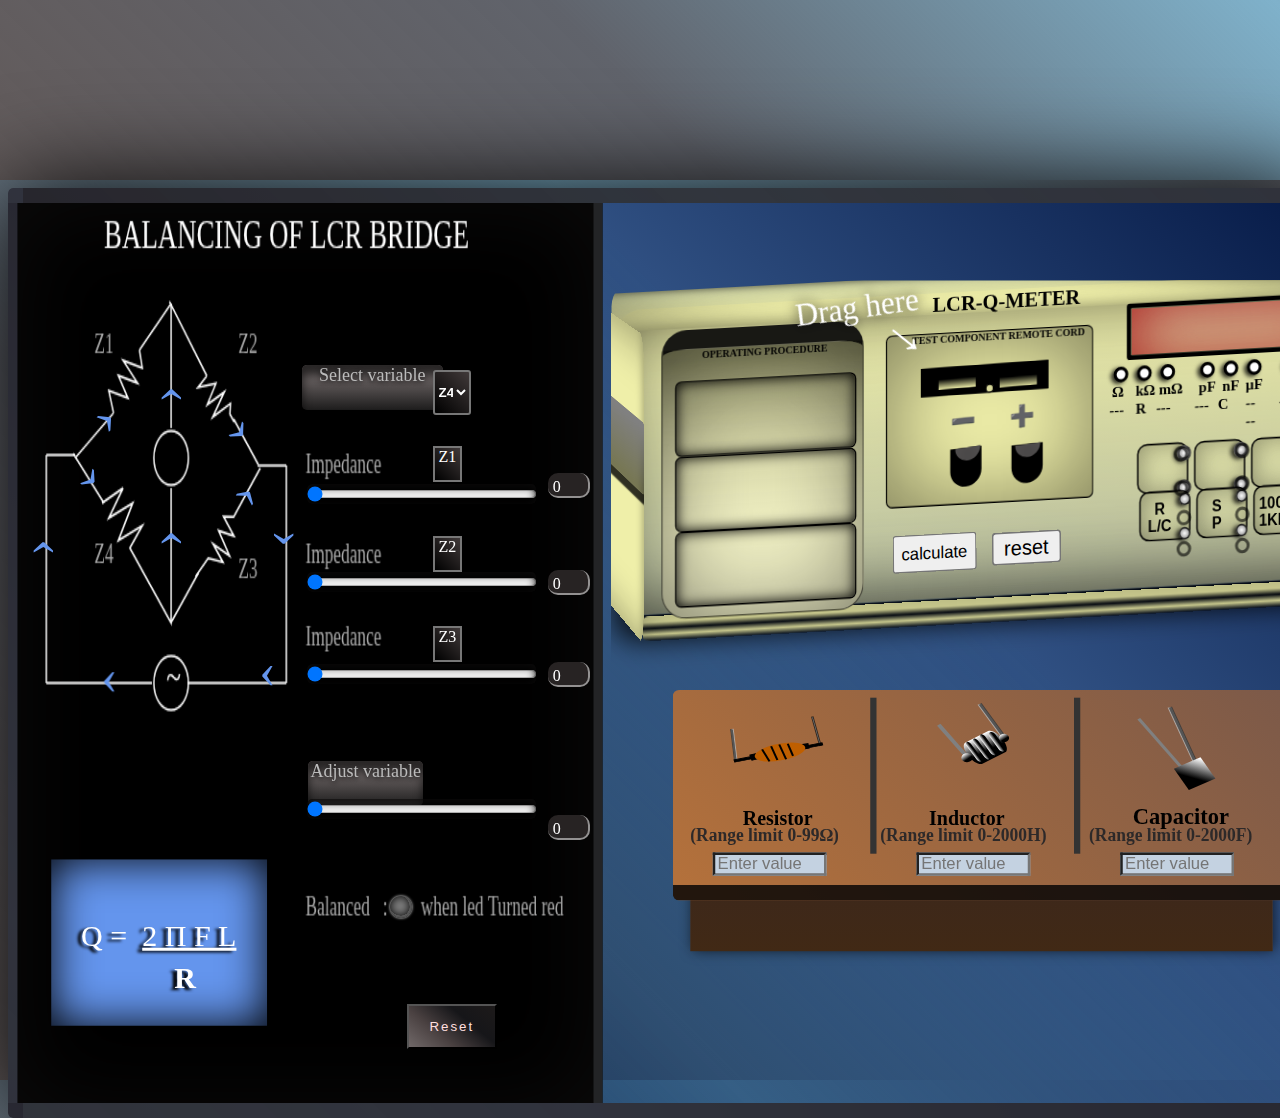
<file: index.html>
<html>
   
   <head>
    
    <title>LCR-Q-Meter</title>
    
    <meta set="UTF-8">

        <script src="js/balance.js"></script>
     
        <script src="js/index.js"></script>

      <link rel="stylesheet" href="css/index.css">
     
     <meta name="viewport" content="width=device-width, initial-scale=0">
    
    </head>

<body>
       <canvas id='balance' width="600px" height="600px"> 
       </canvas> 
       
       <input class='Z1' type='range' min="0" max='500' oninput="change1(this.value);"  value="0" required>
       
       <input class='Z2' type='range' min="0" max='500' oninput="change2(this.value);"  value="0" required>
       
       <input class='Z3' type='range' min="0" max='500' oninput="change3(this.value);"  value="0" required>

       <i class='alert'></i>
       
       <input class='R4' type='range' min="0" max="500" step='1' value="0" pop-up-enabled='true' data-show-value='true' oninput="change(this.value);">

 <p class='display'> Select variable</p>

<p class='display display1'> Adjust variable</p>

   
  
       <select name='adjust' onchange='selectElem(this.value);' class='adjust'>

   
       <option  class='opt4' value='Z4'>Z4</option>
       <option class='opt1' value='Z1'>Z1</option>
       <option class='opt2' value='Z2'>Z2</option>
       <option class='opt3' value='Z3'>Z3</option>
       
       </select>

       <span class='imp imp1'>Z1</span>
       <span class='imp imp2'>Z2</span>
       <span class='imp imp3'>Z3</span>
       

       <span class='range range4'>0</span>
       <span class='range range2'>0</span>
       <span class='range range3'>0</span>
       <span class='range range1'>0</span>

      <div class='led'></div>
      
      <button class='reset' onclick='reset();'>Reset</button>
   
      <ul class='arr' style='list-style-type:none'>

      <li class='arr1'>&#8250</li> 
      <li class='arr2'>&#8250</li>
      <li class='arr3'>&#8250</li>
      <li class='arr4'>&#8250</li>
      <li class='arr5'>&#8250</li>
      <li class='arr6'>&#8250</li>
      <li class='arr7'>&#8250</li>
      <li class='arr8'>&#8250</li>
      <li class='arr9'>&#8250</li>
      <li class='arr10'>&#8250</li>
      <li class='current' style='font-size: 7px;top: 32%;
    color: white;
    left: 14%;'></li>

      </ul> 

     <div class="Qformula" style="
    position: absolute;
    top: 76%;
    left: 5%;
    box-shadow: 0px 0px 30px 0px inset black;
    padding: 20px;
    text-shadow: -3px 1px 2px black;
    background: cornflowerblue;
    transform: scale(1.5);
">
      	
      	<p style='font-size:20px; margin-bottom: 5px; color:white;'>
      		Q = &#160<u>2 &#928 F L</u></p>
          
         <b style='font-size:20px; margin-left: 60%; color:white;'>R</b> 

      </div>

        <iframe class='main' src='Lcq.html'></iframe>
  
 
           
       <script>


            var lcq = document.getElementById("balance");

            var balancing = lcq.getContext("2d");

           setTimeout(function() {
             
            lcq.style.width='50%';
             balancing.font = '28px Georgia';
             balancing.fillStyle='white';
            balancing.fillText('BALANCING OF LCR BRIDGE',90,30);

     //--------------------Z1------------------------
            
            balancing.beginPath();
            balancing.moveTo(160,67);
            balancing.lineTo(127,98);


   //------------- connected to AC from left------------------

            balancing.moveTo(60,168);
            balancing.lineTo(30,168);

            balancing.moveTo(30,168);
            balancing.lineTo(30,320);

            balancing.moveTo(140,320);
            balancing.lineTo(30,320);

//-------------connected to AC from right----------------------
           
            balancing.moveTo(280,175);
            balancing.lineTo(250,175);

            balancing.moveTo(280,175);
            balancing.lineTo(280,320);

            balancing.moveTo(280,320);
            balancing.lineTo(177,320);


            balancing.restore();
            balancing.lineWidth='1.5';
            balancing.strokeStyle='white';
            balancing.fill();

            balancing.stroke();
 ///----------------resistance 1---------------------     
            balancing.beginPath();   
            balancing.moveTo(127,98); 
            balancing.lineTo(130,110); 
            balancing.lineTo(110,105);
            balancing.lineTo(125,120);
            balancing.lineTo(105,115);
            balancing.lineTo(115,130);
            balancing.lineTo(95,125);
            balancing.lineTo(100,140);

            balancing.moveTo(100,140);
            balancing.lineTo(60,170);
            balancing.stroke();

//------------- A  /  C ---------------------------

 //-----------connected to circle-----------------------
 
 //--------circle==------------------------

            balancing.beginPath();
            balancing.arc(160,320,18,0,Math.PI*2,true); 
            balancing.stroke();  
           
           balancing.fillText('~',155,325);

      //--------------------Z1------------------------  
            balancing.beginPath();
            balancing.moveTo(58,167);
            balancing.lineTo(90,200);
            balancing.restore();
            balancing.lineWidth='1.5';
            balancing.strokeStyle='white';
            balancing.fill();
            balancing.stroke();
      // --------- Resistance--------------------------
            balancing.beginPath();
            balancing.moveTo(110,190); 
            balancing.lineTo(88,200); 
            balancing.moveTo(110,190);
            balancing.lineTo(95,210); 
            balancing.lineTo(120,200);
            balancing.lineTo(105,225); 
            balancing.lineTo(130,215); 
            balancing.lineTo(117,230);  
         
            balancing.lineTo(160,280); 
            balancing.lineTo(160,190); 
         
            balancing.stroke();
          //--------circle==------------------------
            balancing.beginPath();
            balancing.arc(160,170,18,0,Math.PI*2,true); 
            balancing.stroke();

          //-----------connected to circle-----------------------
            balancing.beginPath();
            balancing.moveTo(160,67); 
            balancing.lineTo(160,150);
            balancing.stroke();
          
            balancing.fillStyle='darkgrey';
            balancing.font='18px san-serif';
            balancing.fillText('Z1',80,100);
            balancing.fillText('Z2',230,100);
            balancing.fillText('Z3',230,250);
             balancing.fillText('Z4',80,240);
            balancing.fillText('Impedance',300,180);
            balancing.fillText('Impedance',300,240);
            balancing.fillText('Impedance',300,295);
            balancing.fillText('Balanced   :',300,475);
             balancing.fillText('when led Turned red',420,475);
      

            balancing.rotate((Math.PI/180)*50);
            balancing.translate(-85,-110);        
   
           //----------Z2 top-------------------- 
            balancing.beginPath();
            balancing.moveTo(300,33);
            balancing.lineTo(237,31);
            balancing.moveTo(300,33);
            balancing.lineTo(300,45);
            balancing.lineTo(310,29);
            balancing.lineTo(315,45);
            balancing.lineTo(320,26);
            balancing.lineTo(325,46);
            balancing.lineTo(330,26);
            balancing.lineTo(335,31);
            balancing.lineTo(342,31);
            balancing.stroke();
           //-------------Z2 bottom-------------------

            balancing.beginPath();
            balancing.moveTo(380,30);
            balancing.lineTo(340,30);
            balancing.moveTo(383,30);
            balancing.lineTo(390,72);
            balancing.lineTo(383,80);
           balancing.lineTo(400,80);
            balancing.lineTo(387,90);
             balancing.lineTo(407,92);
             balancing.lineTo(390,100);
             balancing.lineTo(406,100);
             balancing.lineTo(394,110);
             balancing.lineTo(395,128);
             balancing.stroke();
        
             balancing.beginPath();
            balancing.moveTo(395,124);
            balancing.lineTo(402,167);

           
         //   balancing.moveTo(552,197);
           // balancing.lineTo(582,197);
            balancing.lineWidth='1.5';    
           
         //-------------Z 3 Box---------------

           
            balancing.stroke();
            balancing.scale(1,1.8);
         
           }, 100);



	  </script>


   </body>

   </html>
</file>
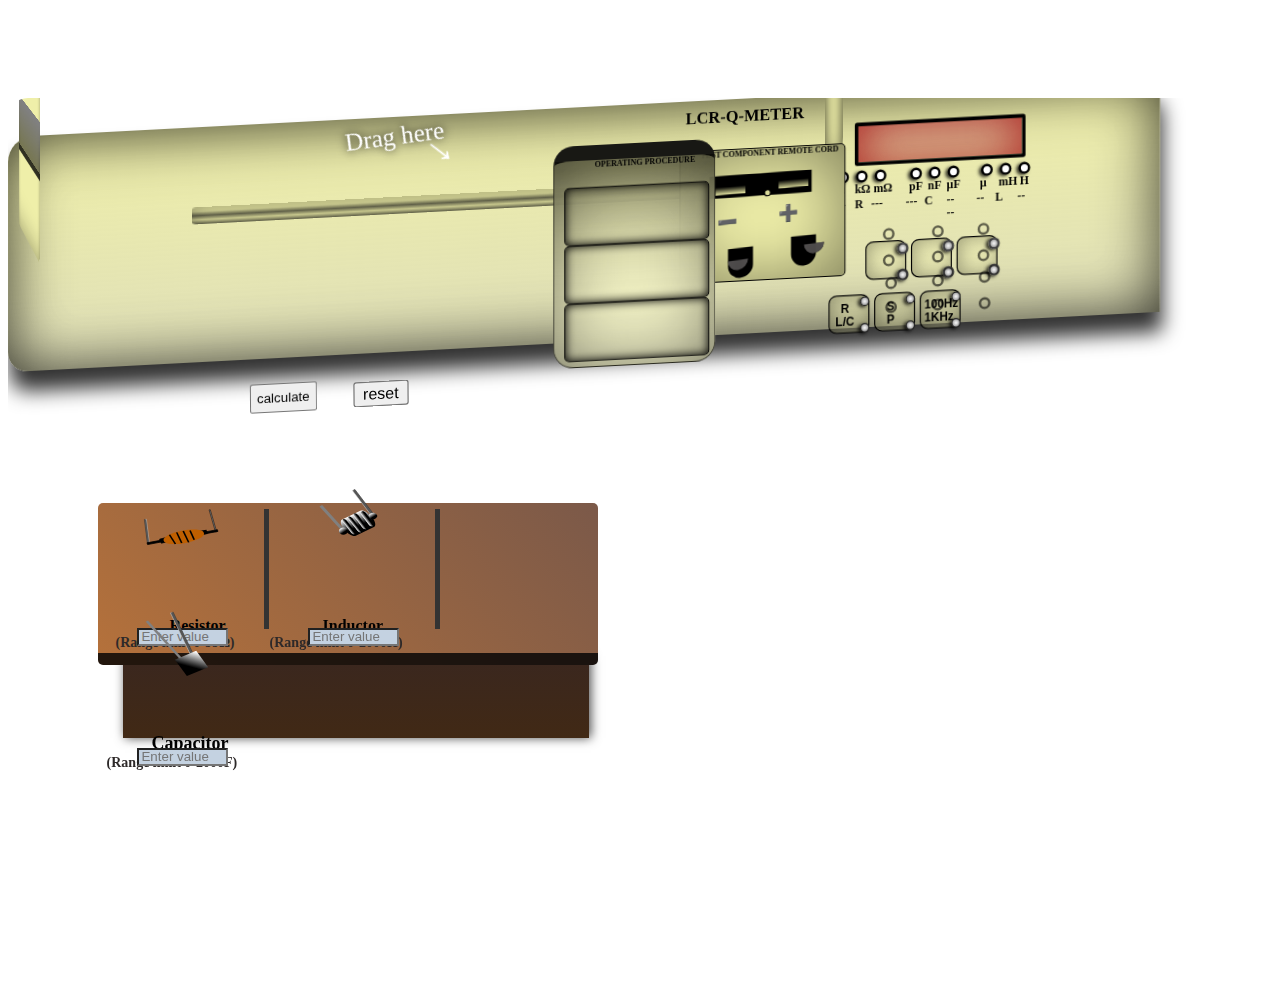
<file: Lcq.html>
<html>
   <head>
    
    <title>canvas</title>

    <meta set="UTF-8">
    <meta name="viewport" content="width=device-width, initial-scale=0">
   
    </head>
    
    <script src="js/index.js"></script>
    
    <style type="text/css">

        html{
    overflow: hidden;

 }


      body{
            display: flex;
            flex-wrap: wrap;   
            align-items: center;
            justify-content:  center;
            min-width:100%;
            min-height: 100%;
            background-color: ;
            border-radius: 20px;
           transform-style: preserve-3d;
             overflow: hidden; 
             position: relative;
             top: 10%;
             background: transparent; 
    }

  

.meter {
    width: 90%;
    height: 235px;
    perspective: 1000px;
    background: linear-gradient(rgb(239, 239, 169, 1),rgb(215, 215, 167, 0.8));
    border-radius: 25px;
    border-top-right-radius: 20px;
    border-bottom-right-radius: 0px;
    border-bottom-left-radius: 20px;
    box-shadow: 2px 20px 20px 0px rgb(0, 0, 0, 0.8), 0px 2px 60px 0px inset rgb(0, 0, 0, 0.8);
    transform: skewY(-3deg);
    z-index: 0;
    position: absolute;
    top: 1%;
    left: 0%;
}
   
   .meter .upper-part{
            width:495px;
            height: 500px;
            background: linear-gradient(rgb(239, 239, 169, 0.8),rgb(239, 239, 169, 1));
            border-radius: 20px;    
        transform: translate(-2vh,-36vh) skewX(65deg) rotateX(80deg);
        box-shadow: 0px 16px 150px 0px inset rgb(0, 0, 0, 0.6);         
        border-bottom-right-radius: 70px;
         border-bottom-left-radius: 10px;
          border-top-left-radius: 0px;
      }

  .meter .left-part{
            width:470px;
            height: 321px;
            background: linear-gradient(rgb(239, 239, 169, 1),rgb(239, 239, 169, 1));
            border-radius: 30px;    
        transform: translate(-46vh,-78vh) skewY(30deg) translateZ(-50vh) translate3d(0, 0, 10vh) rotateY(-52deg) scale(0.35,0.9);      
        box-shadow: 0px 2px 60px 0px inset rgb(0, 0, 0, 0.4); 

      }

  .meter .right-part{
            width:130px;
            height: 405px;
            background: linear-gradient(rgb(239, 239, 169, 1),rgb(239, 239, 169, 1));
            border-bottom-right-radius: 20%;
             border-bottom-left-radius: 0%;
            border-top-right-radius: 20px;
            transform: translate(107vh,-128.3vh) skewY(30deg) translateZ(-100vh) translate3d(0, 0, 10vh) rotateY(-52deg) scale(0.3,0.9);      
            box-shadow: 0px 2px 90px 0px inset rgb(0, 0, 0, 0.8); 
      } 

   .meter .bottom-part{
            width: 517px;
            height: 34px;
            background: linear-gradient(to bottom, rgb(239, 239, 169, 1) 25%, rgb(0, 0, 0, 0.5) 50%, rgb(239, 239, 169, 1) 75%, rgb(0, 0, 0, 0.5) 100%);
          
            transform: translate(11.5vh,-130.9vh) skewX(0deg) translateZ(-100vh) translate3d(0, 0, 10vh)  scale(1.92,0.9);   
           border-radius: 5px;   
            box-shadow: 0px 2px 30px 0px inset rgb(0, 0, 0, 0.4);
                     } 

    .meter .left-part .back{
            width:470px;
            height: 75px; 
            transform: translateY(13vh);
           border-radius: 5px;   
           background: linear-gradient(to top, rgb(0, 0, 0, 0.5) 5px, gray 70px);
           box-shadow: 2px 10px 2px 0px rgb(0, 0, 0, 0.8);
      }

 .working {
    perspective: 1000px;
    min-width: 15%;
    max-height: 165px;
    perspective: 1000px;
    border-radius: 10px;
    transform: rotateY(-13deg) skewY(-3deg) translate(-24vh,-3vh) translateZ(9vh) scale(1.2);
    position: absolute;
    top: 3%;
    left: 82%;
    padding: 5px 0px 27px 5px;
}
  .working .input{
            width:140px;
            height: 30px;
           border: 3px solid rgb(0, 0, 0,1);
            background: linear-gradient(rgb(239, 239, 199, 0.7),rgb(239, 239, 199, 0.3));
            border-radius: 2px;
            font-size: large;
    text-align: center;
                color: rgb(189 21 21);
    font-family: system-ui;
    transform: translate(4vh,2vh);
    text-shadow: 0px 0px 2px #f2e9e9;
    box-shadow: 0px 2px 40px 0px inset rgb(169 28 28);
           
      } 

      .working b{
          
      position: absolute;
    left: -33%;
    top: auto;
    font-size: 14px;
         
      	  } 
    .indicator,.buttons{
            margin: 0;
            padding: 0;
            width: 250px;
            transform: translateY(-1vh);
      }

    .r1, .r2, .r3, .l1, .l2, .l3, .c1, .c2, .c3{
            margin: 0;
            padding: 0;
            list-style-type: none;
            display: inline-block;
            width: 6px;
            height: 6px;
            transform: translate(1vh,3vh);
            border-radius: 50%;
            border: 2px solid black;
            background-color: white;
            font-weight: bold;

              box-shadow: -2px 1px 3px 0px rgba(0, 0, 0, 0.8);
      }  
       .r1::before{
      	    content: '---';
            position: absolute;
            top: 20px;
            left: -5px;
            font-size: x-small;
      }
       .r2::before{
      	    content: 'R';
            position: absolute;
            top: 20px;
            left: -3px;
            font-size: x-small;
      }
       .r3::before{
      	    content: '---';
            position: absolute;
            top: 20px;
            left: -5px;
            font-size: x-small;
      }
      .r1::after{
      	    content: '\2126';
            position: absolute;
            top: 8px;
            left: -3px;
            font-size: x-small;
      }
      .r2::after{
      	    content: 'k\2126';
            position: absolute;
            top: 8px;
            left: -3px;
            font-size: x-small;
      }
       .r3::after{
      	    content: 'm\2126';
            position: absolute;
            top: 8px;
            left: -3px;
            font-size: x-small;
      }

       .l1::after{
      	    content: 'pF';
            position: absolute;
            top: 8px;
            left: -3px;
            font-size: x-small;
      }
      .l2::after{
      	    content: 'nF';
            position: absolute;
            top: 8px;
            left: -3px;
            font-size: x-small;
      }
       .l3::after{
      	    content: '\00B5 F';
            position: absolute;
            top: 8px;
            left: -3px;
            font-size: x-small;
      }
         .l1::before{
      	    content: '---';
            position: absolute;
            top: 20px;
            left: -6px;
            font-size: x-small;
      }
      .l2::before{
      	    content: 'C';
            position: absolute;
            top: 20px;
            left: -6px;
            font-size: x-small;
      }
       .l3::before{
      	    content: '----';
            position: absolute;
            top: 20px;
            left: -3px;
            font-size: x-small;
      }
       
      .c1::after{
      	    content: '\00B5';
            position: absolute;
            top: 8px;
            left: -3px;
            font-size: x-small;
      }
      .c2::after{
      	    content: 'mH';
            position: absolute;
            top: 8px;
            left: -3px;
            font-size: x-small;
      }
       .c3::after{
      	    content: 'H';
            position: absolute;
            top: 8px;
            left: -1px;
            font-size: x-small;
      }
       .c1::before{
      	    content: '--';
            position: absolute;
            top: 20px;
            left: -6px;
            font-size: x-small;
      }
      .c2::before{
      	    content: 'L';
            position: absolute;
            top: 20px;
            left: -6px;
            font-size: x-small;
      }
       .c3::before{
      	    content: '--';
            position: absolute;
            top: 20px;
            left: -3px;
            font-size: x-small;
      }



      .r1{
              margin-left: -5px;
      }
       .l1, .l2, .l3{
            transform: translate(2.6vh,3vh);
              margin-left: 3px;
      }
      
      .c1, .c2, .c3{
            transform: translate(4vh,3vh);
      }

        .b1, .b2, .b3{
            margin: 0;
            list-style-type: none;
            display: inline-block;
            width: 35px;
            height: 25px;
             padding: 10px 10px 20px 10px;
            transform: translate(5vh,6.5vh);
            border-radius: 20%;
            border: .5px solid black;
            font-size: 7.3px ;

            text-align: center;
            font-weight: bold;
              box-shadow: 2px 0px 15px 0px inset rgb(0, 0, 0, 0.3);
            background-color: rgb(239, 239, 169, 0.3);
      }
      .buttons{
           transform: translateY(-10px);

      }
      .b1::after,.b2::after,.b3::after{
            content: ' ';
            position: absolute;
            top: 0px;
            left: 25px;
            width: 6px;
            height: 6px;
            margin: 1px;
            border: 2px solid rgba(0, 0, 0, 0.6);
              background: radial-gradient(white,grey);
              box-shadow: -2px 1px 3px 0px rgba(0, 0, 0, 0.8);
          
            border-radius: 50%;
      }  
       .b1::before,.b2::before,.b3::before{
            content: ' ';
            position: absolute;
            top: 22px;
            left: 25px;
            width: 6px;
            height: 6px;
            margin: 1px;
             border: 2px solid rgba(0, 0, 0, 0.7);
               box-shadow: -2px 1px 3px 0px rgba(0, 0, 0, 0.8);
           background: radial-gradient(white,grey);
            border-radius: 50%;
      }      
      
       .b4::after,.b5::after,.b6::after{
            content: ' ';
            position: absolute;
            top: 0px;
            left: 25px;
            width: 6px;
            height: 6px;
            margin: 1px;
             border: 1px solid rgba(0, 0, 0, 0.8);
              box-shadow: -2px 1px 3px 0px rgba(0, 0, 0, 0.8);
            background: radial-gradient(white,grey);
            border-radius: 50%;
      }  
       .b4::before,.b5::before,.b6::before{
            content: ' ';
            position: absolute;
            top: 22px;
            left: 25px;
            width: 6px;
            height: 6px;
            margin: 1px;
             border: 1px solid rgba(0, 0, 0, 0.8);
            background: radial-gradient(white,grey);
            box-shadow: -2px 1px 3px 0px rgba(0, 0, 0, 0.8);
            border-radius: 50%;
      }      
      
      .b4, .b5, .b6{
            margin: 0;
            list-style-type: none;
            display: inline-block;
            width: 35px;
            height: 25px;
            padding: 5px 10px 25px 3px;
            transform: translate(-11.5vh,13vh);
            border-radius: 20%;
            border: .5px solid black;
            font-size: x-small;
            font-weight: bold;
            box-shadow: 2px 0px 15px 0px inset rgb(0, 0, 0, 0.3);
            background-color:rgb(239, 239, 169, 0.3);
      } 


      .buttons button:active{
           background-color: rgb(15, 0, 12, 0.6);
        } 
      
      light{
           width: 100px;
           height: 100px;
           display: inline-block;
        } 
      

       .dim
         {

         	width: 6px;
         	height: 6px;
         	border: 2px solid rgba(0, 0, 0, 0.6) ;
            border-radius: 50%;
            position: relative;
            left: 20.2px;
            top: -8.8px; 
           margin-bottom: 8.8px;
        } 

        .dim1,.dim2{
        
           left: 20px;
           top: -7.2px;
      
        } 

        .dim3 ,.dim4{
        
           left: 22px;
           top: -6.6px;
           margin-bottom: 10.2px;
      
        } 

        .dim5 ,.dim6{
        
           left: 62px;
           top: -46.6px;
           margin-bottom: 10px;
      
        } 
         
        .dim7 ,.dim8{
        
           left: 62px;
           top: -127.8px;
           margin-bottom: 11px;
      
        } 

         .dim9 ,.dim10{
           
           left: 101px;
           top: -170px;
           margin-bottom: 12px;
      
        } 
         
          .dim11 ,.dim12{
           
           left: 102px;
           top: -174px;
           margin-bottom: 12px;
      
        } 

      .red-flash{
           
          background: radial-gradient(white,red);
          box-shadow: 0px 0px 5px 0px rgba(50, 0, 0, 0.8);
      
        } 

       .indicator{
           
        margin-left: 10px;
      
        } 
     
      .indicator li{
           
        margin-left: 2px;
      
        } 



     .insert-part {
    perspective: 1000px;
    min-width: 144px;
    min-height: 131px;
    border-radius: 5px;
    position: sticky;
    transform: translate(-85.5vh,-1vh) translateZ(10vh) skewY(-3deg) translate3d(10vh, 0, 10vh);
    padding-left: 20px;
    margin-left: 20px;
    border: .5px solid black;
    background-color: rgb(239, 239, 169, 1);
    pointer-events: none;
    position: absolute;
    top: 7%;
    left: 104%;
    box-shadow: 0px 2px 70px 0px inset rgb(0, 0, 0, 0.5);
}

       .insert-part .intaker{       
            width: 60px;
            height: 20px;
            list-style-type: none;
            transform: translate(1vh,0vh) skewY(-1deg);   
            border: .5px solid black;
            background-color: black;
            box-shadow: 0px 2px 70px 0px inset rgb(0, 0, 0, 0.1);
      } 

      .insert-part .intaker .positive{       
            width: 30px;
            height: 8px;
            transform: translate(3vh,-1.2vh) skewY(-1deg);   
            border: .5px solid black;   
            background: linear-gradient(to top,rgb(239, 239, 169, 1),rgb(0, 1, 1, 0.2));
            box-shadow: 0px 2px 70px 0px inset rgb(0, 0, 0, 0.1);
      } 
      
      .insert-part .intaker .negative{       
            width: 30px;
            height: 8px;
            transform: translate(-4vh,1vh) skewY(-1deg);   
            border: .5px solid black;
            background: linear-gradient(to top,rgb(239, 239, 169, 1) ,rgb(0, 1, 1, 0.1));
            
      } 
        .intaker .negative::after{       
            content: "\2796";
            position: absolute;
            top: 15px;
            left: 36px;
            width: 5px;
            height: 5px;
            padding: 2px;
            font-weight: bold;
            transform: translate(-4vh,1vh) skewY(-1deg);                     
      } 
      .intaker .positive::after{       
            content: "\2795";
            position: absolute;
            top: 15px;
            left: 36px;
            width: 10px;
            height: 10px;
            transform: translate(-4vh,1vh) skewY(-1deg);   
                        
      } 
      .insert-part .intaker .lt{       
            width: 5px;
            height: 5px;
            transform: translate(1.5vh,0.6vh) skewY(-1deg);   
            border: .5px solid black;
            background-color: rgb(239, 239, 169, 1);
            border-radius: 50%;
            box-shadow: 0px 2px 10px 0px inset rgb(0, 0, 0, 0.1);
      } 
       
       .insert-part .plus, .insert-part .minus{       
            width: 15px;
            height: 15px;
            padding-left: 25px;
            transform: translate(0vh,-1.8vh) skewY(-3deg);   
     
      } 

       .intaker .clip1{     
            width: 25px;
            height: 30px;
            transform: translate(-2.5vh,5vh) skewY(-3deg);   
            background-color: black;
            border-bottom-left-radius:30px;
            border-bottom-right-radius:30px;
      } 

      .intaker .clip1::after{ 
             content: " ";  
            position: absolute;
            top: -42px;
            left: 18px;      
            width: 20px;
            height: 10px;
            transform: translate(-2vh,6vh) skewY(-2deg);   
            background: linear-gradient(to right,rgb(0, 0, 0,0.7),rgb(0, 0, 0,1));
            box-shadow: 0px 2px 20px 0px inset rgb(96, 93, 93);
            border-bottom-left-radius:30px;
            border-bottom-right-radius:30px;
      }

      	
        .intaker .clip2::after{
            content: " ";  
            position: absolute;
            top: -30px;
            left:-32px;          
             width: 20px;
            height: 10px;
            transform: translate(5vh,4.3vh) skewY(-2deg);   
            background: linear-gradient(to right,rgb(0, 0, 0,0.7),rgb(0, 0, 0,1));
            box-shadow: 0px 2px 20px 0px inset rgb(96, 93, 93);
            border-bottom-left-radius:30px;
            border-bottom-right-radius:30px;
            z-index: 0;
      } 

      .intaker .clip2{
           
            width: 25px;
            height: 30px;
            z-index: 1;
            transform: translate(4.5vh,0.8vh) skewY(-2deg);   
            background-color: black;
             border-bottom-left-radius:30px;
            border-bottom-right-radius:30px;
    
      } 


       b {
             min-width:120px;
             font-size:8px;
             margin-right: -10px;
             transform: translateX(-1.8vh);
             padding: 0px;
             }
.instructions {
    min-width: 160px;
    min-height: 182px;
    display: grid;
    grid-template-columns: 5px 0px 5px 5px;
    border-radius: 20px;
    transform: translateX(-124.3vh) skewY(-3deg);
    background: linear-gradient(to bottom,rgb(239, 239, 169,0.5), rgb(239, 239, 199,1)),linear-gradient(to bottom,rgb(0, 0, 0,0.8) 10px, rgb(239, 239, 199,1) 140px);
    border: 1px solid rgb(0, 0, 0, 0.7);
    border-top: 15px solid rgb(0, 0, 0, 0.9);
    position: absolute;
     box-shadow: 0px 2px 70px 0px inset rgb(0, 0, 0, 0.5);
    top: 5%;
    left: 130%;
}

.instructions li{

            width: 139px;
            height: 46px;
             margin-left:-35px;
             color: #101720;
             padding: 5px 2px;
    text-shadow: 0px 2px 2px white;
             display: inline-grid;
           border: 1px solid black;
           border-radius: 5px;
           font-weight: bold;
           box-shadow: 0px 0px 10px 0px inset black; 
           font-size: 14px;
            transform: translateY(1.2vh);
      	  }

     .col2
      	{

         transform: translateX(5vh);
     
      	  }
  
   .instructions b{

         transform: translateX(4.5vh);

      	  }   

.table {
    width: 500px;
    height: 150px;
    float: left;
    border-bottom: 12px solid rgb(1, 1, 1,0.8);
    border-radius: 2px;
    position: absolute;
    background: #d3bc9d;
    left: 7%;
    top: 45%;
    border-radius: 5px;
    z-index: 1;
    background: linear-gradient(45deg, #B4713B, #7B5949);
}
    .resistance, .l-C, .capacitor{
      
        width: 120px;
        height: 120px;
        float: left;
         z-index: 1;
       margin-left: 4vh;
       position: relative;
       top: 4%;
      border-right: 5px solid #333;
     z-index: -1;
     padding: 0px 5px;

      }

  .desk {
    width: 466px;
    height: 82px;
    position: absolute;
    left: 9%;
    top: 62%;
    background: linear-gradient(to top,#412915, #3a271f);
    transform: skew(0deg,0deg);
    z-index: -1;
    box-shadow: 2px 0px 10px 0px rgba(0, 0, 0, 0.7);
}
  .resistance img{
        width: 180px;
        height: 180px;
         position: absolute;
        top: -7vh;
        left: -4vh;
       
        }

  .resistance::after{
  	    content: 'Resistor';
        width: 180px;
        height: 180px;
         position: absolute;
        top: 12vh;
        left: 4vh;
        font-weight: bold;

        }    


  .capacitor img{

        width: 200px;
        height: 200px;
         position: relative;
        top: -12vh;     
        left: -3vh;
        }  


.res1 {
	width: 70%;
	height: 15%;
   position: absolute;
    top: 99%;
    left: 3%;
    z-index: 1;
    background: #c4d2e1;
}

.resistance label{

        width: 140%;
        height: 20%;
         position: absolute;
        top: 14vh;     
        left: -2vh;
        color: #2d2929;
        font-weight: bold;
         font-size: 14px;
        }   

.capacitor label{

        width: 140%;
        height: 20%;
         position: absolute;
        top: 14vh;     
        left: -3vh;
        color: #2d2929;
        font-weight: bold;
        font-size: 14px;
        } 

 .l-C label{

        width: 140%;
        height: 20%;
         position: absolute;
        top: 14vh;     
        left: -5vh;
        color: #2d2929;
        font-weight: bold;
        padding: 0px 10px 0px 10px;
         font-size: 14px;
        }   


   .capacitor::after{
  	    content: 'Capacitor';
        width: 180px;
        height: 180px;
         position: absolute;
        top: 11.5vh;
        left: 2vh;
        font-weight: bold;
        font-size: 18px;
        }        

   .l-C img{

        width: 200px;
        height: 200px;
         position: relative;
        top: -12vh;     
        left: -3vh;
        }  

   .l-c::after{
  	    content: 'Inductor';
        width: 180px;
        height: 180px;
         position: absolute;
        top: 12vh;
        left: 2vh;
         font-weight: bold;
       
        }        
            
    .revert {
    position: absolute;
    top: -80%;
    left: 52%;
    z-index: -1;
    transform: scale(1.2) skew(-2.5deg) rotate(-3deg);
}

.glow {
    background: radial-gradient( #e8dbdb,#ff0707);
    box-shadow: 0px 1px 5px 0px inset #e91919;
    animation: flash1 1s ease-in infinite forwards;
}
     
@keyframes flash1 {
 
  50% {
    background: none;
     box-shadow: 0px 1px 0px 0px inset #e91919;
  }
}

    .actual {
    width: 10%;
    height: 3%;
    position: absolute;
    top: 49%;
    background: linear-gradient(to top, grey,#ddd2d2);
    left: 40%;
    z-index: 1;
    color: black;
    border-radius: 5px;
    display: none;
}
   .measure {
    width: 10%;
    height: 3%;
    position: absolute;
    top: 54%;
    background: linear-gradient(to top, grey,#ddd2d2);
    left: 41%;
    z-index: 1;
    color: black;
    border-radius: 5px;
    display: none;
}

    .M1, .A1 {
    width: 10%;
    height: 5%;
    position: absolute;
    top: 54%;
    color: white;
    left: 31%;
    z-index: 4;
    font-size: 15px;
    display: none;
}

.A1 {
    top: 49%;
    color: white;
    left: 31%;
}
.pop::after {
   content: 'Drag here';
     position: absolute;
    top: -77%;
    z-index: 4;
    font-size: 10px;
    transform: rotate(45deg) scale(1);
    text-shadow: 0px 0px 4px black;
    color: white;
    left: -24%;
}
   
    </style>	
   
     <body>

     	 <div class="meter">
     	 	
     	 	<div class="upper-part"></div>
     	 	<div class="left-part">
             <div class="back"></div>  
    	
     	  	</div>
     	     
     	     <div class="right-part"></div>
     	     <div class="bottom-part"> </div>
     	
     	 </div>

     	 	<div class="working">
     	     <b>LCR-Q-METER</b>
     	 		<div class="input"></div>

               <ul class='indicator'>   

               <li class="r1"></li>
               <li class="r2"></li> 
               <li class="r3"></li> 

               <li class="l1"></li>
               <li class="l2"></li>  
               <li class="l3"></li> 


               <li class="c1"></li>
               <li class="c2"></li>   
               <li class="c3"></li> 
              


                </ul>
               
               <div class='buttons'>

               <button class="b1" onclick='butt();' ondblclick='butts();'></button>
               <button class="b2"  onclick='butt33();' ondblclick='butt44();'></button> 
               <button class="b3"></button> 

               <button class="b4" onclick='butt2();' ondblclick='butt3();'>  R L/C</button>
               <button class="b5" onclick='butt11();' ondblclick='butt22();'>S <br> P</button>  
               <button class="b6">100Hz <br>1KHz</button>


                </div>
                
                <ul style='list-style-type:none;' class='light'>
                
                <li class='dim dim1' style='top:-10px'></li>
                <li class='dim dim2'></li>

                <li class='dim dim3'></li>
                <li class='dim dim4'></li>

                <li class='dim dim5'></li>
                <li class='dim dim6'></li>
                
                <li class='dim dim7'></li>
                <li class='dim dim8'></li>

                <li class='dim dim9'></li>
                <li class='dim dim10'></li>

                <li class='dim dim11'></li>
                <li class='dim dim12'></li>
                </ul>

     	 	</div>
     	 	   
                 <div class="insert-part">

                 <b>TEST COMPONENT REMOTE CORD</b>

                  <ul class='intaker'>

                  	<li class="negative"></li>
                  	 <li class="lt"></li> 
                    <li class="positive"></li>
 
                 
                   <li class="clip1"></li>
                   <li class="clip2"></li>
                  
                  </ul>
           
              </div>

           <div class="instructions">
           	<b>OPERATING PROCEDURE</b>
           	<ul class='col1' style="list-style-type:none;">
           		<li class='co1'></li>
           		<li class='co2'></li>
           		<li class='co3'></li>
          
           	</ul>
           	<ul class='col2'>
          
           	</ul>
          </div>
  
  <div class='table'>
   
   	 <div class='resistance'>
       <img class='resist' src='images/resistance.svg'>
      <label for='number'>(Range limit 0-99&#8486)</label><input type='number' class='res1 input1' name='number' min='0' max='99' style='color: black;' placeholder='Enter value'>
   	  </div>
      <div class='l-C'>
       <img class='induce' src='images/inductor.svg'>
        <label for='number'>(Range limit 0-2000H)</label><input type='number' class='res1 input2' name='number' min='0' max='99'  style='color: black;' placeholder='Enter value'>
      </div>
      <div class='capacitor' style='border:none'>
         	<img class='capacite' src='images/capacitor.svg'>
       <label for='number'>(Range limit 0-2000F)</label><input type='number' class='res1 input3' name='number' min='0' max='99'  style='color: black;' placeholder='Enter value'>
       </div>

        <input type='reset' value='reset' onclick='deletion();' class="revert">
  <button class="revert revert1" style="
    transform: translate(-12vh, 0px) skew(-2.5deg) rotate(-3deg);
    padding: 5px;
" >calculate</button>

   </div>

    <div class='desk'> </div>

     <label class='A1' for='number'>Q<sub>Actual  :</sub></label>  <input type='number' name='number' class='actual' value="" disabled="true">

    <label class='M1' for='number'>Q<sub>Measured  :</sub></label> <input type='number' name='number' class='measure' value="" disabled="true">
   
	     <p class="pop" style="
    position: absolute;
    top: -6%;
    left: 35%;
    transform: rotate(-52.5deg) scale(2.5);
    width: 10vh;
    color: white;
    z-index: 4;
"> ↓</p>
	     
 <script type='text/javascript'>
          
    var selected = null, // Object of the element to be moved
    
    xpos = 0, ypos = 0, // Stores x & y coordinates of the mouse pointer
    xelem = 0, yelem = 0; // Stores top, left values (edge) of the element

// Will be called when user starts dragging an element
function drag_init(elem) {
    // Store the object of the element which needs to be moved
    selected = elem;
    xelem = xpos - selected.offsetLeft;
    yelem = ypos - selected.offsetTop;
}

function move_elem(e) {

    xpos = document.all ? window.event.clientX : e.pageX;
    ypos = document.all ? window.event.clientY : e.pageY;
     

    if (selected !== null) {

        selected.style.left = (xpos - xelem) + 'px';
       selected.style.top = (ypos - yelem) + 'px';
        selected.style.position='relative';
        selected.style.zIndex= 100;
        selected.style.height='150px';
        selected.style.width='150px';


    }

}

  var timeon = setInterval(framing, 3);

function framing(){

    var conf = (ypos - yelem);
     var conf1= (xpos - xelem);
     var resistor = document.querySelector('.resist');
  

     if ( conf == -305 && selected.classList.contains('induce') == true) {
     
       selected.style.top = 60 + 'px';
       selected.style.transform='scale('+0.9+')'+'rotate('+22+'deg)';
        clearInterval(timeon);
    
        document.querySelector('.revert1').addEventListener('click',function()
        {
         var rest =  document.querySelector('.input2').value;
      var rest1 =  document.querySelector('.input1').value;
     
     var calc = (rest/100)*0.25; 
     var comp = rest - calc;
    
      var calc1 = (rest/100)*0.25; 
     var comp1 = rest1 - calc1;

    var  qactual = (2*Math.PI*100*rest)/27;

    var qmeasure =  (2*Math.PI*100*parseFloat(comp).toFixed(3))/27;

     var Qactual = rest;
        document.querySelector('.input').innerHTML = parseFloat(comp).toFixed(3);
         document.querySelector('.actual').style.display = 'block';
           document.querySelector('.measure').style.display = 'block'; 
             document.querySelector('.M1').style.display = 'block';
               document.querySelector('.A1').style.display = 'block';
      document.querySelector('.actual').value = parseFloat(qactual.toFixed(3));
      document.querySelector('.measure').value = parseFloat(qmeasure.toFixed(3));
		
        
       if ( document.querySelector('.input').innerHTML < 1) {

 document.querySelector('.c2').classList.add('glow');

       }

        if ( document.querySelector('.input').innerHTML  > 1) {
        
 document.querySelector('.c3').classList.add('glow');

       }		
    });

    var induceL = document.querySelector('.co1');
    document.querySelector('.co3').innerHTML='';
              
              induceL.innerHTML='To Measure 1 < 1H <br> e g. 100mH & Quality Factor';
               document.querySelector('.co2').innerHTML='To measure L > 1H & Quality Factor e g. 1H';
         document.querySelector('.negative').style.height= 5+'px';
              document.querySelector('.positive').style.height= 5+'px';
              
      return false;
    
} 


if ( conf == -300 && selected.classList.contains('resist') == true ) {
   
 var induceL = document.querySelector('.co1');
  var induceL1 = document.querySelector('.co2');
              
  induceL.innerHTML='To Measure R < 10 k&#8486 <br> e g. 1&#8486 ';
    induceL1.innerHTML='To Measure R >= 10 k&#8486  e g. 100.0k&#8486';
    document.querySelector('.co3').innerHTML='';
 document.querySelector('.negative').style.height= 5+'px';
    document.querySelector('.positive').style.height= 5+'px';


      document.querySelector('.revert1').addEventListener('click',function(){

    var rest2 =  document.querySelector('.input1').value;     
     var calc = (rest2/100)*0.25; 
     var comp = rest2 - calc;
     
        document.querySelector('.input').innerHTML = parseFloat(comp).toFixed(3);
     
        
        if ( document.querySelector('.input').innerHTML < 10 ) {

           document.querySelector('.dim5').classList.add('glow');
           document.querySelector('.R1').classList.add('glow');
       
        }


        if (document.querySelector('.input').innerHTML >= 10 ) {

           document.querySelector('.dim6').classList.add('glow');
            document.querySelector('.r2').classList.add('glow');
       
        }

         document.querySelector('.dim3').classList.add('glow');
          document.querySelector('.actual').style.display = 'none';
        document.querySelector('.measure').style.display = 'none'; 
        document.querySelector('.M1').style.display = 'none';
       document.querySelector('.A1').style.display = 'none';



 });
        document.querySelector('.actual').style.display = 'none';
        document.querySelector('.measure').style.display = 'none'; 
        document.querySelector('.M1').style.display = 'none';
       document.querySelector('.A1').style.display = 'none';

}

if ( conf == -300 && selected.classList.contains('capacite') == true ) {

document.querySelector('.co1').innerHTML='';
document.querySelector('.co2').innerHTML='';
 var induceL2 = document.querySelector('.co3');

 document.querySelector('.revert1').addEventListener('click',function(){

  var rest3 =  document.querySelector('.input3').value;
  
  var calc3 = (rest3/100)*0.25; 
   var comp3 = rest3 - calc3;

        document.querySelector('.input').innerHTML = parseFloat(comp3).toFixed(3);     
 
 if ( document.querySelector('.input').innerHTML < 1 ) {

           document.querySelector('.dim6').classList.add('glow');
            document.querySelector('.dim4').classList.add('glow');
           document.querySelector('.l3').classList.add('glow');
       
        }

   if ( document.querySelector('.input').innerHTML == 1 ) {

       document.querySelector('.dim6').classList.add('glow');
            document.querySelector('.dim4').classList.add('glow');
           document.querySelector('.l3').classList.add('glow');
       
        } 

      if ( document.querySelector('.input').innerHTML > 1 ) {

       document.querySelector('.dim5').classList.add('glow');
            document.querySelector('.dim4').classList.add('glow');
           document.querySelector('.l3').classList.add('glow');
       
        }            


    });

    document.querySelector('.co1').innerHTML='To Measure C < 10 &#956F <br> e g. 0.047 &#956F ';
  document.querySelector('.co2').innerHTML='To Measure C >= 1 &#956F (non-electrolytic) <br> e g. 1&#956F';
induceL2.innerHTML='To Measure C > 1 &#956F (electrolytic) <br> e g. 10 &#956F';
 document.querySelector('.negative').style.height= 5+'px';
document.querySelector('.positive').style.height= 5+'px';

  }

}

// Destroy the object when we are done
function destroy() {
    selected = null;
}

function deletion() {
  
    document.querySelector('.input').innerHTML ='';
    document.querySelector('.measure').style.display='none';
       document.querySelector('.actual').style.display='none';
          document.querySelector('.M1').style.display='none';
             document.querySelector('.A1').style.display='none';
              document.querySelector('.input2').value='';
               document.querySelector('.input1').value='';
                  document.querySelector('.dim3').classList.remove('glow');
                  document.querySelector('.dim1').classList.remove('glow');
           document.querySelector('.r1').classList.remove('glow');
           document.querySelector('.dim6').classList.remove('glow');
            document.querySelector('.r2').classList.remove('glow');
	 document.querySelector('.l2').classList.remove('glow');
            document.querySelector('.dim5').classList.remove('glow');
            document.querySelector('.dim4').classList.remove('glow');
           document.querySelector('.l3').classList.remove('glow');
	document.querySelector('.c2').classList.remove('glow');
	document.querySelector('.c3').classList.remove('glow');
            document.querySelector('.input3').value='';
       
}


// execute functions...
document.querySelector('.resist').onmousedown = function () {
    drag_init(this);
    return false;
};

document.querySelector('.induce').onmousedown = function () {
    drag_init(this);
    return false;
};

document.querySelector('.capacite').onmousedown = function () {
    drag_init(this);
    return false;
};

document.onmousemove = move_elem;
document.onmouseup = destroy;

// for mobile
document.querySelector('.resist').ontouchstart = function () {
    drag_init(this);
    return false;
};

document.querySelector('.induce').ontouchstart = function () {
    drag_init(this);
    return false;
};

document.querySelector('.capacite').ontouchstart = function () {
    drag_init(this);
    return false;
};

document.touchmove = move_elem;
document.touchend = destroy;


</script>
      </body>
 </html>
</file>
<file: css/index.css>
html{

        width: 100%;
        height: 100%;
        background: linear-gradient(45deg,rgb(83 75 75 / 91%),rgb(96 99 107),rgba(0, 100, 150, 0.5),rgb(96 99 107));
        position: relative;
         top: 20%;
      } 

  body{

        width: 100%;
        height: 100%;
        border: 15px solid rgba(49, 44, 44, 0.8);
        border-radius: 5px;
           background: linear-gradient(45deg,rgb(3 18 52),rgb(30 72 116 / 74%),rgb(47 79 129),rgb(8 28 73));
            box-shadow: 0px 0px 100px 0px black;
        position: relative;
       
      } 

#balance {
    width: 100%;
    height: 100%;
     border-right: 10px solid #242528f5;
    background-color: black;
    box-shadow: 0px 5px 100px 0px inset #0c0b0b;
    z-index: 1;
    transform: scaleX(0.9);
    z-index: 0;
    position: absolute;
    left: -3%;
}

  #connect{

        width: 48%;
        height: 100%;    
        background-color: white;
        position: absolute;
        top: 0%;
        left: 52%;
        float: right;
          box-shadow: 0px 5px 100px 0px inset #0c0b0b;
          z-index: 1;
        
      }

    .Z1, .Z2, .Z3, .R4 {
    width: 18%;
    height: 20px;
    border-right: 1px solid #6e80a8f5;
    background-color: white;
    box-shadow: 0px 2px 10px 0px inset #0c0b0b;
    position: absolute;
    left: 22%;
    font-size: 12px;
    border-radius: 5px;
    top: 31%;
    z-index: 1;
    font-weight: bold;
}
      .Z2{
            top:40.8%;

      }
      .Z3{
            top:51%;

      }
      .R4{
 
             top: 66%; 
          
      }
      
      .range{
      	    width: 23px;
      	    position: absolute;
           top: 74.8%;
           left: 41%;  
           color: white;  
           border-right: 2px solid rgba(255, 255, 255, .5); 
           border-bottom: 2px solid rgba(255, 255, 255, .5); 
           border-radius: 10px;
           background: rgba(49, 44, 44,0.8);  
           padding-right: 12px; 
           padding-top: 5px ;
          padding-left: 5px ;
      }

@media only screen and (min-width: 400px){

span {
    width: 14px;

}

}

       .range1{
 
           top: 30%; 
         
      }

      .range2{
 
           top: 40.8%; 
        
      }

      .range3{
 
           top: 51%; 
           
      }

       .range4{
 
           top: 68%; 
         
      }
        
           

     .led{
      	   width: 20px;
      	   height: 20px;
           background: rgba(255, 255, 255, 0.5); 
             position: absolute;
           top: 77%;
           left: 28.7%;  
           border-right: 2px solid #555;
           border-bottom: 2px solid #555;
           border-radius: 50%;
           box-shadow: 0px 0px 10px 0px inset rgba(0, 0, 0, 1),0px 0px 3px 0px rgba(255, 255, 255, 1);
        }

     
      .red-light{
        background: radial-gradient(white,#ff0707,#ff0707);
    box-shadow: 0px 0px 15px 0px red;
    animation: flash 0.5s ease-in-out infinite forwards;       
      }

      button{

      	 width: 7%;
      	 height: 5%;
      	 padding: 5px 10px;
         color: #ffdfdf;
         position: absolute;
         left: 30%;
        top: 89%;
    font-weight: 500;
    letter-spacing: 2px;
         background: linear-gradient(40deg,#706868,#4a4141,rgb(22 22 25),#1d1a1a);
       
      }

      button:active{

         background: radial-gradient(white,cornflowerblue);
       
      }
       

      .display{
          width:11%;
      	 height: 5%;
            text-shadow: 0px 2px 5px #100f0f;
    box-shadow: 0px 10px 10px 0px inset rgba(0, 0, 0,0.7);
       position: absolute;
         left: 21%;
         color: #bbb;
         font-size: 18px;
         text-align: center;
         border-radius: 5px;
         top: 16%;
         background: linear-gradient(to top,#1e1d1d,#867d7d);
          margin-left: 10px;
      }
 
  .display1{
      width: 9%;
      height: 5%;
      left: 21.5%;
       top: 60%;
      }

      .alert{
        width: 5%;
      	 height: 5%;
     color: #dd2f2f;
    position: absolute;
    left: 24%;
    top: 51%;
 
      }
       
.main {
    width: 700px;
    height: 700px;
    float: right;
    border: none;
    position: absolute;
    left: 52%;
    top: 9%;
    transform: scale(1.25,1.3);
}

 .adjust{

    width: 3%;
    height: 5%;
    color: white;
    top: 18.5%;
    background: linear-gradient(45deg, black, #403939);
    position: absolute;
    left: 32%;
    border-radius: 3px;
    border: 2px solid #777;
    font-weight: bold;

      }

 select option{
      
         background-color: #55504b;
     
      }

  .imp{
      
     width: 2%;
     height: 3.5%;     
    background: linear-gradient(45deg, black, #403939);
     color: white;
     position: absolute;
     text-align: center;
     border: 2px solid #777;
      }

  .imp1{
      
      top: 27%;
      left:32%;
     
      }

   .imp2{
      
      top: 37%;
      left: 32%;
     
      }   

     .imp3{
      
      top: 47%;
      left: 32%;
     
      }

   .arr li{
      
    font-size: 20px;
    color: cornflowerblue; 
    transform: scale(2.3); 
    position: absolute;
      top: 49%;
      left: 4%; 

      }
.current{
    
      width: 2%;
      height: 2%;
      position: absolute;
      top:24%;
     
      color: white;
      left: 17%;
     
      }

 .arr .arr1 {
    top: 37%;
    left: 0.9%;
    transform: rotate(-90deg) scale(2.5);
    animation: indicate 1.3s cubic-bezier(0.4, 0, 1, 1) forwards infinite;
}
 .arr .arr2{
    top: 22.5%;
     left: 6%;
    transform: rotate(-40deg) scale(2.5);
   animation: indicate1 1.3s cubic-bezier(0.4, 0, 1, 1)  forwards infinite; 
  }

   .arr .arr3{
    top: 29%;
     left: 5.2%;
    transform: rotate(40deg) scale(2.5);
     animation: indicate2 1.3s cubic-bezier(0.4, 0, 1, 1)  forwards infinite; 
  }

  .arr .arr4{
    top: 20%;
     left: 10.9%;
    transform: rotate(-90deg) scale(2.5);
    animation: indicate3 1.3s cubic-bezier(0.4, 0, 1, 1)  forwards infinite; 
  }

  .arr .arr5{
    top: 36%;
     left: 10.9%;
    transform: rotate(-90deg) scale(2.5);
    animation: indicate4 1.3s cubic-bezier(0.4, 0, 1, 1)  forwards infinite; 
  }

   .arr .arr6{
    top: 36%;
     left: 20.5%;
    transform: rotate(90deg) scale(2.5);
   animation: indicate5 1.3s cubic-bezier(0.4, 0, 1, 1)  forwards infinite; 
  }

   .arr .arr7{
    top: 23.8%;
     left: 16.9%;
    transform: rotate(45deg) scale(2.5);
      animation: indicate6 1.3s cubic-bezier(0.4, 0, 1, 1)  forwards infinite; 
  }

   .arr .arr8{
    top: 51.8%;
     left: 18.8%;
    transform: rotate(180deg) scale(2.5);
      animation: indicate7 1.3s cubic-bezier(0.4, 0, 1, 1)  forwards infinite; 
  }

   .arr .arr9{
    top: 52.4%;
     left: 6.5%;
    transform: rotate(180deg) scale(2.5);
      animation: indicate8 1.3s cubic-bezier(0.4, 0, 1, 1) forwards infinite; 
  }

   .arr .arr10{
    top: 31%;
     left: 16.9%;
    transform: rotate(-58deg) scale(2.5);
      animation: indicate9 1.3s cubic-bezier(0.4, 0, 1, 1) forwards infinite; 
  }

@keyframes indicate {
 
  50% {
    transform: translateY(1.5vh) rotate(-90deg) scale(2.6);
  }
}

@keyframes indicate1 {
 
  50% {
    transform: translate(-1vh) rotate(-40deg) scale(2.6);
  }
}

@keyframes indicate2 {
 
  50% {
    transform: translate(1vh) rotate(40deg) scale(2.6);
  }
}

@keyframes indicate3 {
 
  50% {
    transform: translateY(1vh) rotate(-90deg) scale(2.6);
  }
}

@keyframes indicate4 {
 
  50% {
    transform: translateY(1vh) rotate(-90deg) scale(2.6);
  }
}

@keyframes indicate5 {
 
  50% {
    transform: translateY(1vh) rotate(90deg) scale(2.6);
  }
}

@keyframes indicate6 {
 
  50% {
    transform: translate(1vh,1vh) rotate(45deg) scale(2.6);
  }
}

@keyframes indicate7 {
 
  50% {
    transform: translateX(1vh) rotate(180deg) scale(2.6);
  }
}

@keyframes indicate8 {
 
  50% {
    transform: translateX(1vh) rotate(180deg) scale(2.6);
  }
}

@keyframes indicate9 {
 
  50% {
    transform: translateY(-1vh) rotate(-58deg) scale(2.6);
  }
}

@keyframes flash {
 
  50% {
    background: none;
  }
}
</file>
